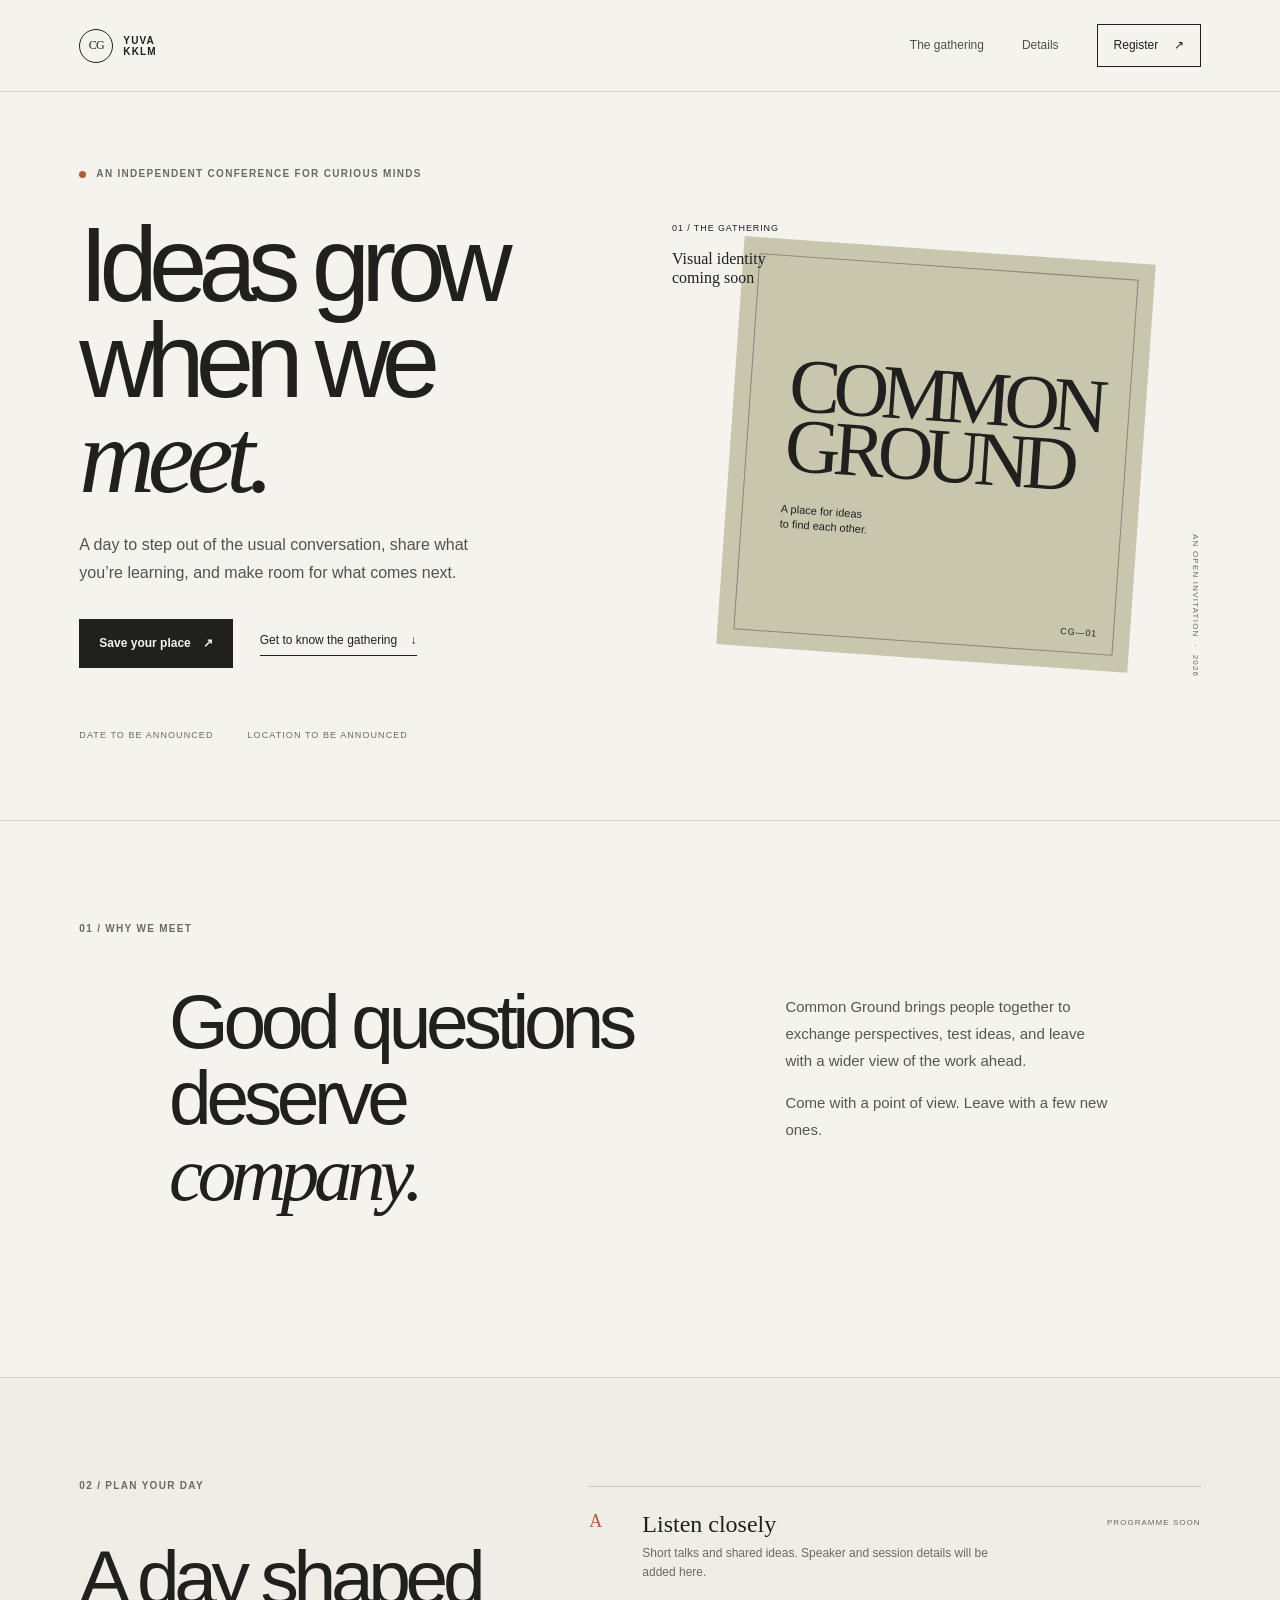
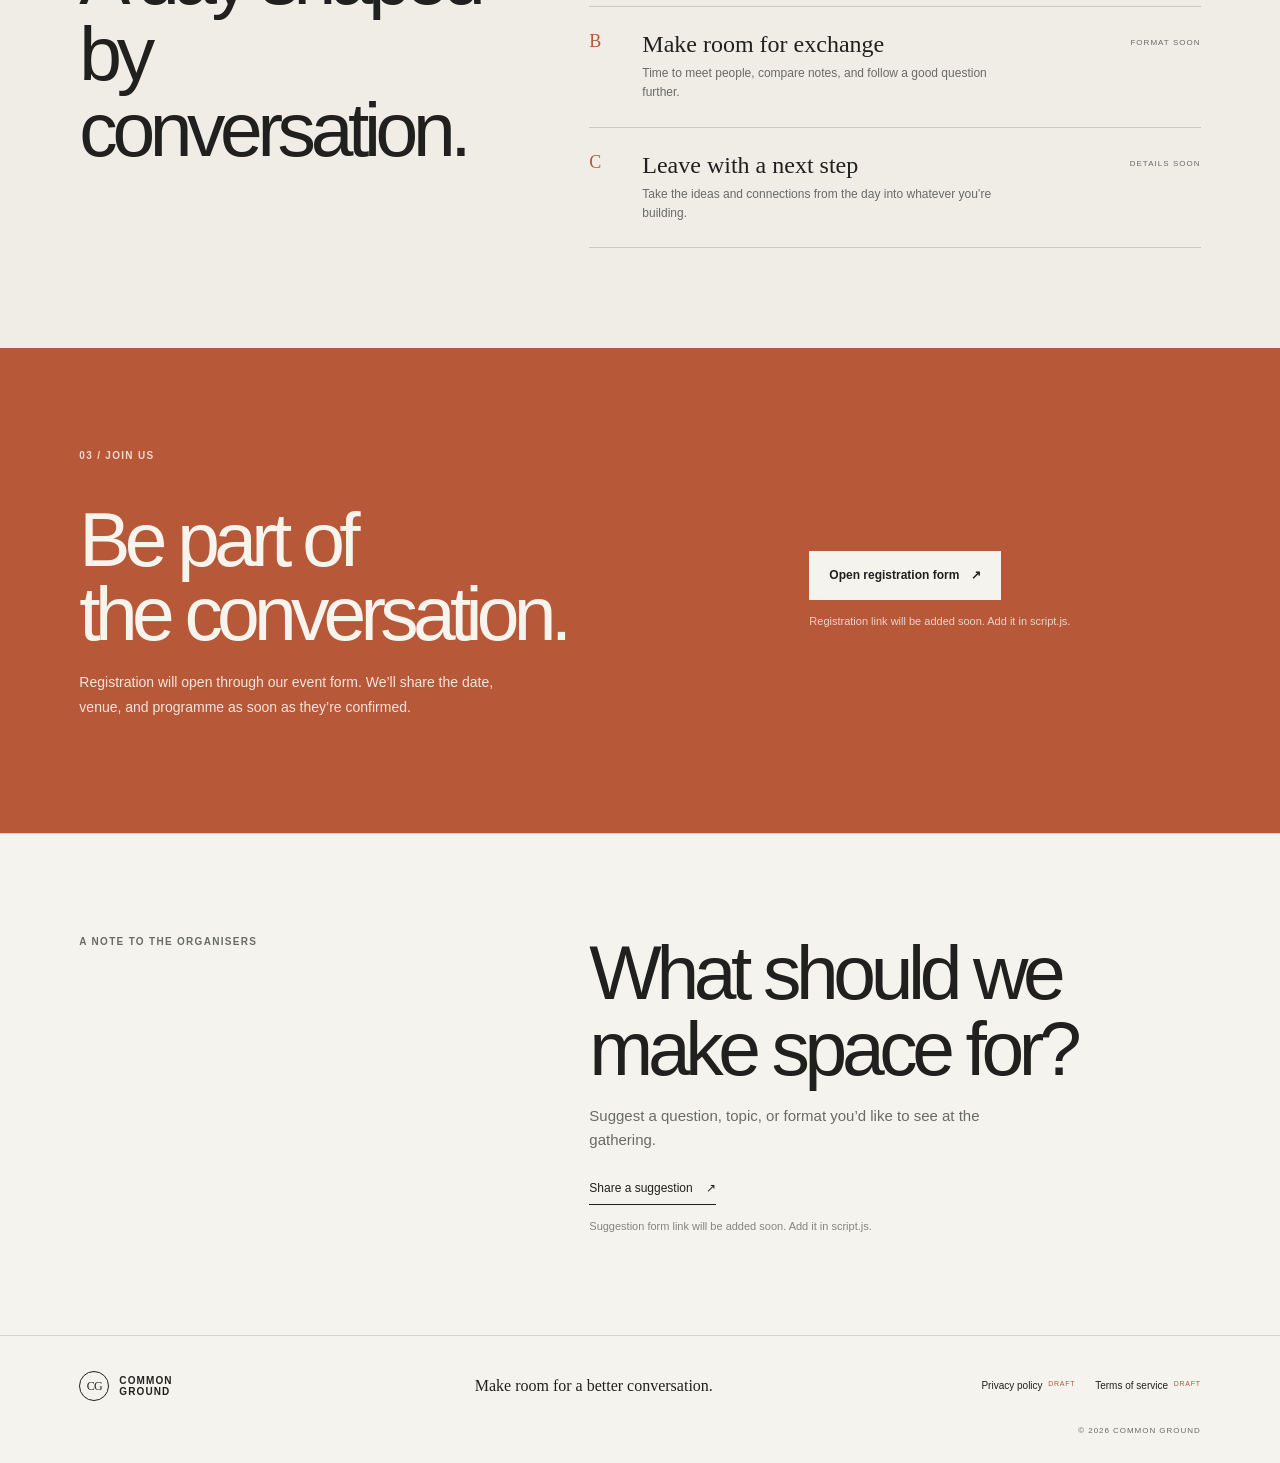
<file: index.html>
<!doctype html>
<html lang="en">
<head>
  <meta charset="utf-8">
  <meta name="viewport" content="width=device-width, initial-scale=1">
  <meta name="theme-color" content="#f5f3ee">
  <meta name="description" content="A gathering for people shaping what comes next.">
  <title>YUVA — Conference</title>
  <link rel="stylesheet" href="styles.css">
</head>
<body>
  <header class="site-header">
    <a class="wordmark" href="#top" aria-label="YUVAKKLM"><span class="mark">CG</span><span>YUVA<br>KKLM</span></a>
    <button class="menu-toggle" aria-expanded="false" aria-controls="site-nav">Menu</button>
    <nav id="site-nav" class="site-nav" aria-label="Main navigation">
      <a href="#about">The gathering</a>
      <a href="#details">Details</a>
      <a class="nav-cta" data-register href="#register">Register <span aria-hidden="true">↗</span></a>
    </nav>
  </header>

  <main id="top">
    <section class="hero" aria-labelledby="hero-title">
      <div class="hero-copy">
        <p class="eyebrow"><span class="eyebrow-dot"></span> An independent conference for curious minds</p>
        <h1 id="hero-title">Ideas grow<br>when we <em>meet.</em></h1>
        <p class="hero-intro">A day to step out of the usual conversation, share what you’re learning, and make room for what comes next.</p>
        <div class="hero-actions">
          <a class="button button-dark" data-register href="#register">Save your place <span aria-hidden="true">↗</span></a>
          <a class="text-link" href="#about">Get to know the gathering <span aria-hidden="true">↓</span></a>
        </div>
        <div class="hero-meta"><span><!-- EDIT EVENT DATE HERE -->DATE TO BE ANNOUNCED</span><span><!-- EDIT VENUE/CITY HERE -->LOCATION TO BE ANNOUNCED</span></div>
      </div>
      <div class="hero-art" aria-label="Conference theme artwork">
        <!-- IMAGE INSERTION: Put your image file in outputs/images (create the folder), then replace the art-note, art-frame, and art-side elements below with: <img class="hero-image" src="images/your-image.jpg" alt="Describe your conference artwork"> -->
        <div class="art-note"><span>01 / THE GATHERING</span><span>Visual identity<br>coming soon</span></div>
        <div class="art-frame"><div class="art-inner"><span class="art-word">COMMON<br>GROUND</span><span class="art-caption">A place for ideas<br>to find each other.</span><span class="art-index">CG—01</span></div></div>
        <span class="art-side">AN OPEN INVITATION&nbsp; · &nbsp;2026</span>
      </div>
    </section>

    <section class="intro-section" id="about">
      <p class="section-label">01 / WHY WE MEET</p>
      <div class="intro-content"><h2>Good questions<br>deserve <em>company.</em></h2><div><p><!-- EDIT THIS INTRODUCTION -->Common Ground brings people together to exchange perspectives, test ideas, and leave with a wider view of the work ahead.</p><p>Come with a point of view. Leave with a few new ones.</p></div></div>
    </section>

    <section class="details-section" id="details">
      <div class="details-heading"><p class="section-label">02 / PLAN YOUR DAY</p><h2>A day shaped<br>by conversation.</h2></div>
      <div class="details-list">
        <!-- EDIT SESSION/SPEAKER/TIMING DETAILS in these rows when confirmed. -->
        <div class="detail-row"><span class="detail-no">A</span><div><h3>Listen closely</h3><p>Short talks and shared ideas. Speaker and session details will be added here.</p></div><span class="detail-status">PROGRAMME SOON</span></div>
        <div class="detail-row"><span class="detail-no">B</span><div><h3>Make room for exchange</h3><p>Time to meet people, compare notes, and follow a good question further.</p></div><span class="detail-status">FORMAT SOON</span></div>
        <div class="detail-row"><span class="detail-no">C</span><div><h3>Leave with a next step</h3><p>Take the ideas and connections from the day into whatever you’re building.</p></div><span class="detail-status">DETAILS SOON</span></div>
      </div>
    </section>

    <section class="register-section" id="register">
      <div><p class="section-label">03 / JOIN US</p><h2>Be part of<br>the conversation.</h2><p>Registration will open through our event form. We’ll share the date, venue, and programme as soon as they’re confirmed.</p></div>
      <div class="register-action"><a class="button button-light" data-register href="#register">Open registration form <span aria-hidden="true">↗</span></a><p class="form-note" data-register-note>Registration link will be added soon. Add it in script.js.</p></div>
    </section>

    <section class="suggest-section" id="suggestions">
      <p class="section-label">A NOTE TO THE ORGANISERS</p><div><h2>What should we<br>make space for?</h2><p>Suggest a question, topic, or format you’d like to see at the gathering.</p><a class="text-link" data-suggestions href="#suggestions">Share a suggestion <span aria-hidden="true">↗</span></a><p class="form-note" data-suggestions-note>Suggestion form link will be added soon. Add it in script.js.</p></div>
    </section>
  </main>

  <footer class="site-footer">
    <a class="wordmark footer-mark" href="#top"><span class="mark">CG</span><span>COMMON<br>GROUND</span></a>
    <p>Make room for a better conversation.</p>
    <div class="footer-links"><a href="privacy.html">Privacy policy <span class="draft-tag">DRAFT</span></a><a href="terms.html">Terms of service <span class="draft-tag">DRAFT</span></a></div>
    <span class="copyright">© 2026 COMMON GROUND</span>
  </footer>
  <script src="script.js"></script>
</body>
</html>
</file>
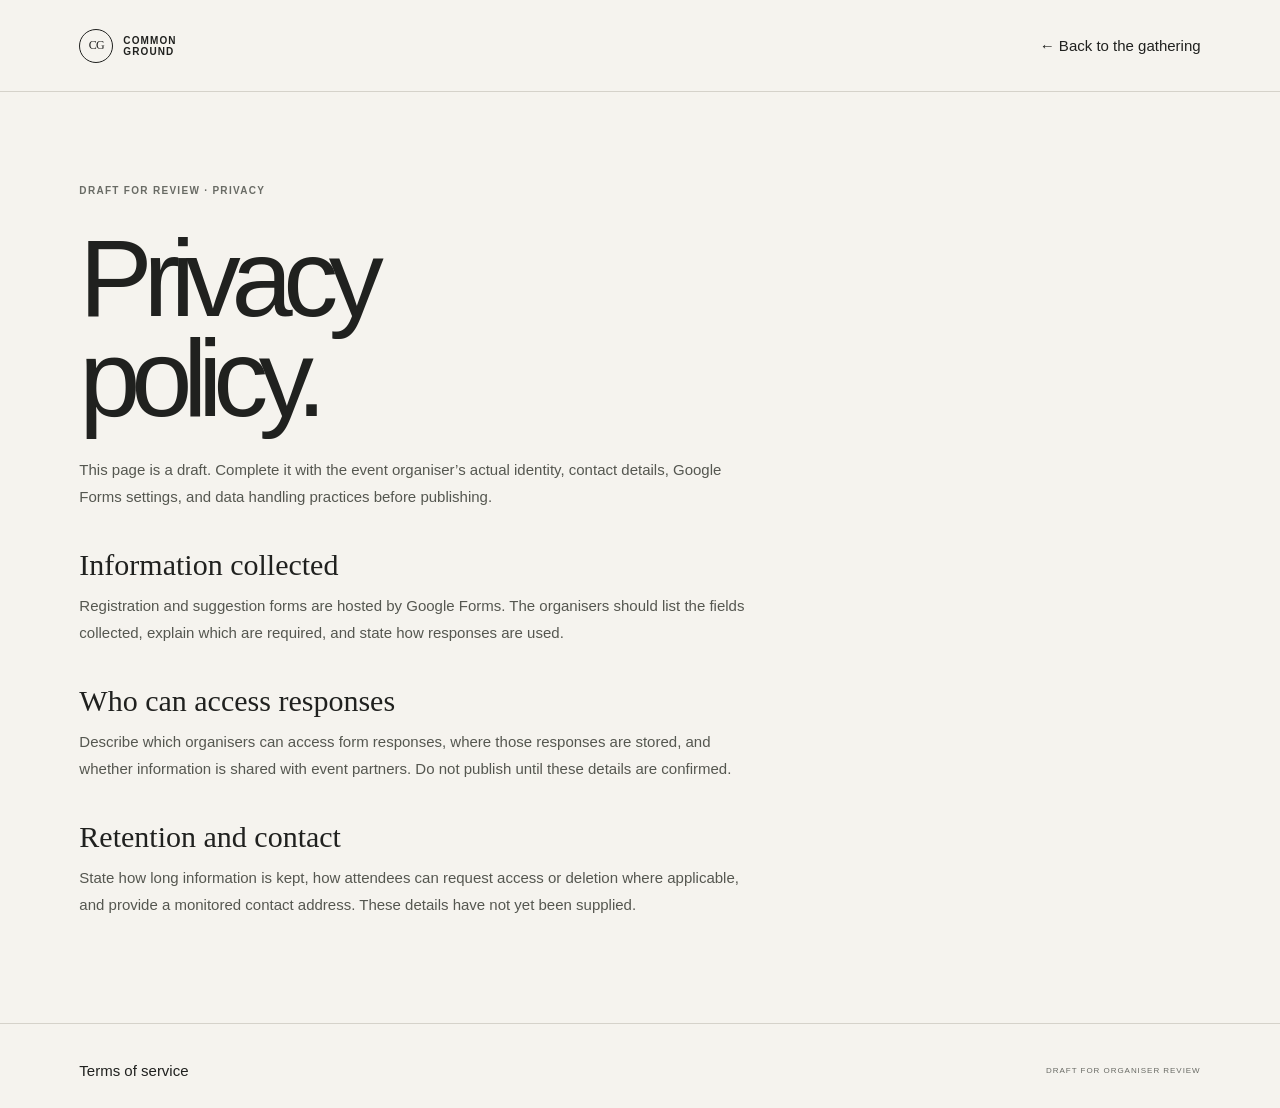
<file: privacy.html>
<!doctype html><html lang="en"><head><meta charset="utf-8"><meta name="viewport" content="width=device-width, initial-scale=1"><meta name="theme-color" content="#f5f3ee"><title>Privacy policy draft — Common Ground</title><link rel="stylesheet" href="styles.css"></head><body><header class="site-header"><a class="wordmark" href="index.html"><span class="mark">CG</span><span>COMMON<br>GROUND</span></a><a href="index.html">← Back to the gathering</a></header><main class="legal"><p class="section-label">DRAFT FOR REVIEW · PRIVACY</p><h1>Privacy<br>policy.</h1><p>This page is a draft. Complete it with the event organiser’s actual identity, contact details, Google Forms settings, and data handling practices before publishing.</p><h2>Information collected</h2><p>Registration and suggestion forms are hosted by Google Forms. The organisers should list the fields collected, explain which are required, and state how responses are used.</p><h2>Who can access responses</h2><p>Describe which organisers can access form responses, where those responses are stored, and whether information is shared with event partners. Do not publish until these details are confirmed.</p><h2>Retention and contact</h2><p>State how long information is kept, how attendees can request access or deletion where applicable, and provide a monitored contact address. These details have not yet been supplied.</p></main><footer class="site-footer"><a href="terms.html">Terms of service</a><span class="copyright">DRAFT FOR ORGANISER REVIEW</span></footer></body></html>
</file>
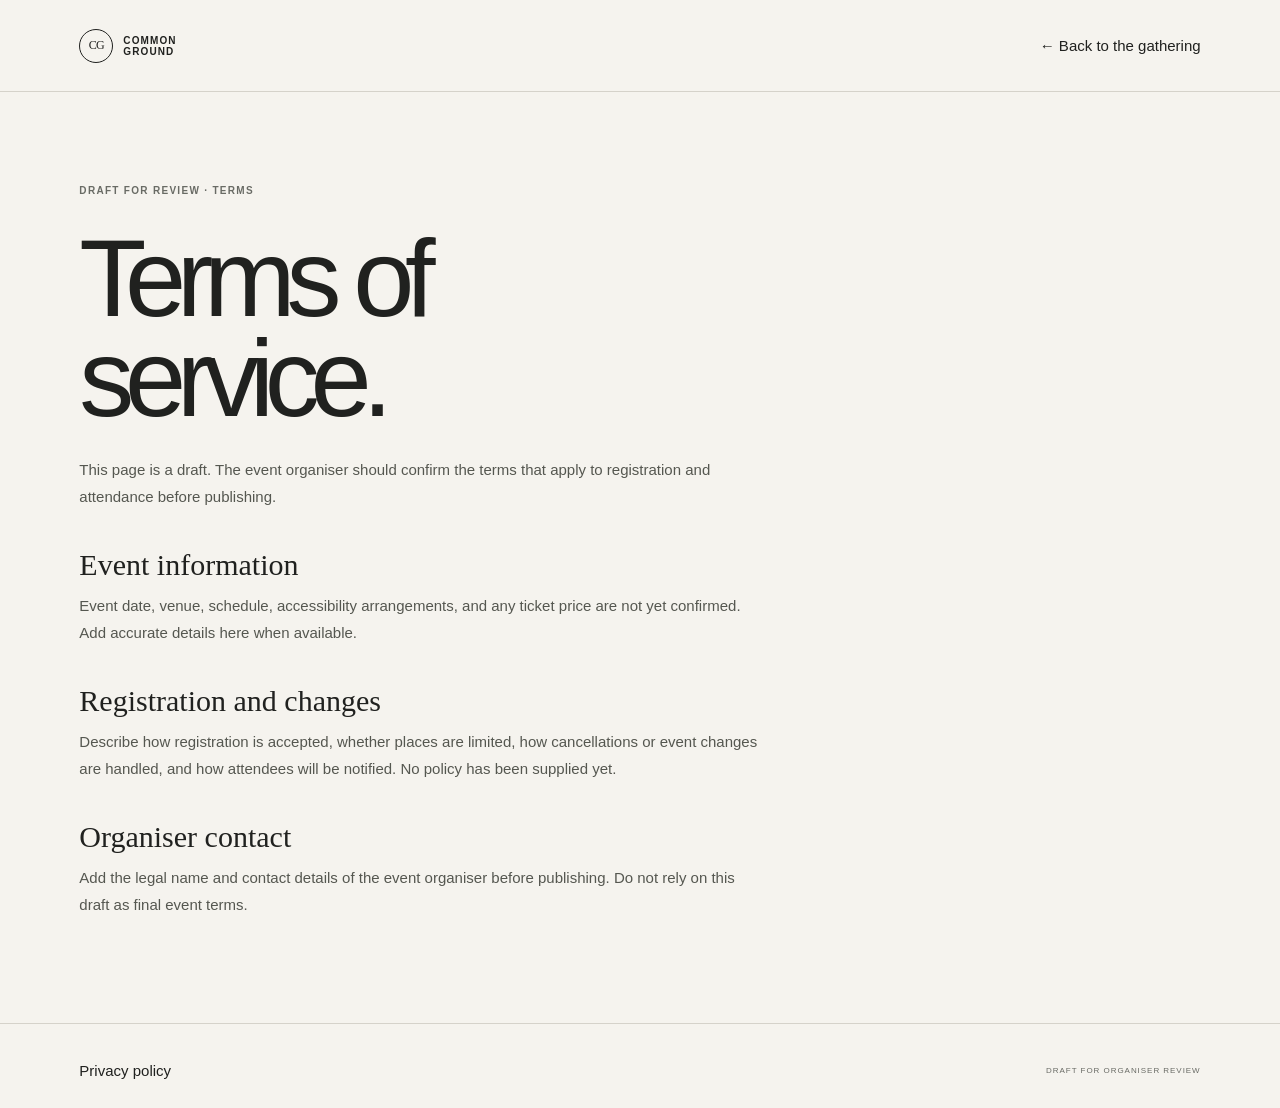
<file: terms.html>
<!doctype html><html lang="en"><head><meta charset="utf-8"><meta name="viewport" content="width=device-width, initial-scale=1"><meta name="theme-color" content="#f5f3ee"><title>Terms of service draft — Common Ground</title><link rel="stylesheet" href="styles.css"></head><body><header class="site-header"><a class="wordmark" href="index.html"><span class="mark">CG</span><span>COMMON<br>GROUND</span></a><a href="index.html">← Back to the gathering</a></header><main class="legal"><p class="section-label">DRAFT FOR REVIEW · TERMS</p><h1>Terms of<br>service.</h1><p>This page is a draft. The event organiser should confirm the terms that apply to registration and attendance before publishing.</p><h2>Event information</h2><p>Event date, venue, schedule, accessibility arrangements, and any ticket price are not yet confirmed. Add accurate details here when available.</p><h2>Registration and changes</h2><p>Describe how registration is accepted, whether places are limited, how cancellations or event changes are handled, and how attendees will be notified. No policy has been supplied yet.</p><h2>Organiser contact</h2><p>Add the legal name and contact details of the event organiser before publishing. Do not rely on this draft as final event terms.</p></main><footer class="site-footer"><a href="privacy.html">Privacy policy</a><span class="copyright">DRAFT FOR ORGANISER REVIEW</span></footer></body></html>
</file>
<file: styles.css>
:root{--paper:#f5f3ee;--ink:#20211f;--muted:#696b65;--line:#d5d2ca;--accent:#b75838;--olive:#c9c6ae;--serif:Georgia,"Times New Roman",serif;--sans:"Avenir Next",Avenir,"Segoe UI",sans-serif;--gutter:clamp(24px,6.2vw,96px)}*{box-sizing:border-box}html{scroll-behavior:smooth}body{margin:0;background:var(--paper);color:var(--ink);font-family:var(--sans);font-size:15px;line-height:1.6}a{color:inherit;text-decoration:none}a:focus-visible,button:focus-visible{outline:2px solid var(--accent);outline-offset:4px}.site-header{height:92px;padding:0 var(--gutter);display:flex;align-items:center;justify-content:space-between;border-bottom:1px solid var(--line)}.wordmark{display:flex;align-items:center;gap:10px;font-size:10px;font-weight:750;letter-spacing:.11em;line-height:1.1}.mark{display:grid;place-items:center;width:34px;height:34px;border:1px solid var(--ink);border-radius:50%;font:12px var(--serif);letter-spacing:-.06em}.site-nav{display:flex;align-items:center;gap:38px;font-size:12px}.site-nav a:not(.nav-cta){color:#4e504a}.nav-cta{padding:11px 16px;border:1px solid var(--ink)}.nav-cta span,.button span{padding-left:12px}.menu-toggle{display:none}.hero{min-height:650px;padding:74px var(--gutter) 78px;display:grid;grid-template-columns:1fr 1fr;align-items:center;gap:5vw}.hero-copy{max-width:590px}.eyebrow,.section-label{font-size:10px;font-weight:700;letter-spacing:.13em;text-transform:uppercase}.eyebrow{display:flex;align-items:center;gap:10px;color:var(--muted)}.eyebrow-dot{height:7px;width:7px;border-radius:50%;background:var(--accent)}h1,h2,h3,p{margin-top:0}h1{font-size:clamp(64px,8.2vw,118px);font-weight:500;letter-spacing:-.085em;line-height:.91;margin:35px 0 26px}h1 em,h2 em{font-family:var(--serif);font-weight:400;letter-spacing:-.07em} .hero-intro{max-width:390px;font-size:16px;line-height:1.75;color:#51534e}.hero-actions{display:flex;align-items:center;gap:27px;margin-top:32px}.button{display:inline-flex;align-items:center;justify-content:center;padding:15px 20px;font-size:12px;font-weight:650}.button-dark{background:var(--ink);color:var(--paper)}.text-link{font-size:12px;border-bottom:1px solid var(--ink);padding-bottom:5px}.text-link span{margin-left:10px}.hero-meta{display:flex;gap:34px;margin-top:60px;color:var(--muted);font-size:9px;letter-spacing:.12em}.hero-art{height:475px;max-width:570px;width:100%;justify-self:end;position:relative;display:flex;align-items:center;justify-content:center}.art-frame{width:78%;height:86%;background:var(--olive);transform:rotate(4deg);padding:16px;position:relative}.art-inner{height:100%;border:1px solid rgba(32,33,31,.38);position:relative;display:flex;flex-direction:column;justify-content:center;padding:10%}.art-word{font-family:var(--serif);font-size:clamp(42px,6vw,78px);line-height:.79;letter-spacing:-.09em}.art-caption{margin-top:25px;font-size:11px;line-height:1.4}.art-index{position:absolute;right:16px;bottom:12px;font-size:9px;letter-spacing:.1em}.art-note{position:absolute;z-index:1;top:1%;left:0;display:flex;flex-direction:column;gap:13px;font-size:9px;letter-spacing:.1em}.art-note span+span{font-family:var(--serif);font-size:16px;letter-spacing:0;line-height:1.2}.art-side{position:absolute;right:0;bottom:3%;writing-mode:vertical-rl;font-size:8px;letter-spacing:.15em;color:var(--muted)}.intro-section,.details-section,.suggest-section{padding:100px var(--gutter);border-top:1px solid var(--line)}.section-label{color:var(--muted);margin-bottom:0}.intro-content{display:grid;grid-template-columns:1.05fr .7fr;gap:10vw;margin:46px 8% 0}.intro-content h2,.details-heading h2,.suggest-section h2{font-size:clamp(44px,6vw,78px);font-weight:450;letter-spacing:-.07em;line-height:.99}.intro-content div{max-width:370px;padding-top:10px;color:#555750;line-height:1.8}.details-section{display:grid;grid-template-columns:.8fr 1.2fr;gap:8vw;background:#efede6}.details-heading h2{margin-top:45px}.details-list{padding-top:8px}.detail-row{display:grid;grid-template-columns:35px 1fr auto;gap:18px;padding:24px 0;border-top:1px solid #cbc8bf;align-items:start}.detail-row:last-child{border-bottom:1px solid #cbc8bf}.detail-no{font:18px var(--serif);color:var(--accent)}.detail-row h3{font:24px var(--serif);font-weight:400;margin:0 0 6px}.detail-row p{color:var(--muted);font-size:12px;margin:0;max-width:360px}.detail-status{font-size:8px;letter-spacing:.13em;color:var(--muted);padding-top:6px}.register-section{display:grid;grid-template-columns:1fr .65fr;gap:10vw;padding:100px var(--gutter);background:var(--accent);color:#f7f4ee}.register-section .section-label{color:#f0d9d0}.register-section h2{font-size:clamp(48px,6vw,82px);font-weight:450;letter-spacing:-.075em;line-height:.96;margin:39px 0 20px}.register-section>div:first-child>p:last-child{max-width:430px;color:#f5e5de;font-size:14px;line-height:1.75}.register-action{align-self:center}.button-light{background:var(--paper);color:var(--ink)}.form-note{font-size:11px;color:inherit;opacity:.8;margin:13px 0 0}.suggest-section{display:grid;grid-template-columns:.8fr 1.2fr;gap:8vw}.suggest-section h2{margin-bottom:18px}.suggest-section>div>p{color:var(--muted);max-width:400px}.suggest-section .text-link{display:inline-block;margin-top:12px}.suggest-section .form-note{color:var(--muted)}.site-footer{padding:35px var(--gutter) 25px;display:grid;grid-template-columns:1fr 1.3fr auto;gap:24px;align-items:center;border-top:1px solid var(--line)}.site-footer>p{font:16px var(--serif);margin:0}.footer-links{display:flex;gap:20px;font-size:10px}.draft-tag{font-size:7px;letter-spacing:.1em;color:var(--accent);vertical-align:top;margin-left:3px}.copyright{grid-column:2/4;color:var(--muted);font-size:8px;letter-spacing:.12em;justify-self:end}.footer-mark .mark{width:30px;height:30px}@media(max-width:760px){.site-header{height:72px}.menu-toggle{display:block;border:0;background:none;font:inherit;font-size:12px;padding:10px}.site-nav{display:none;position:absolute;top:71px;left:0;right:0;background:var(--paper);padding:20px var(--gutter);z-index:5;border-bottom:1px solid var(--line);flex-direction:column;align-items:stretch;gap:18px}.site-nav.is-open{display:flex}.nav-cta{text-align:center}.hero{padding-top:55px;grid-template-columns:1fr;gap:30px}.hero-art{height:350px;justify-self:center;max-width:500px}.art-frame{width:75%;height:82%}.art-word{font-size:clamp(48px,12vw,72px)}.hero-meta{margin-top:39px;flex-wrap:wrap;gap:12px 24px}.intro-section,.details-section,.suggest-section{padding-top:68px;padding-bottom:68px}.intro-content{grid-template-columns:1fr;gap:8px;margin:35px 0 0}.intro-content h2,.details-heading h2,.suggest-section h2{font-size:clamp(44px,12vw,68px)}.details-section,.suggest-section{grid-template-columns:1fr;gap:28px}.details-heading h2{margin-top:30px}.detail-row{grid-template-columns:25px 1fr;gap:12px}.detail-status{grid-column:2}.register-section{grid-template-columns:1fr;gap:24px;padding-top:68px;padding-bottom:68px}.register-section h2{font-size:clamp(50px,13vw,74px);margin-top:30px}.site-footer{grid-template-columns:1fr 1fr;gap:18px}.site-footer>p{grid-column:1/3}.footer-links{grid-column:1/3;flex-wrap:wrap}.copyright{grid-column:1/3;justify-self:start}}@media(prefers-reduced-motion:reduce){html{scroll-behavior:auto}*,*::before,*::after{animation-duration:.01ms!important;transition-duration:.01ms!important}}
.legal{max-width:900px;min-height:70vh;padding:90px var(--gutter)}.legal h1{font-size:clamp(58px,9vw,110px);margin:28px 0}.legal h2{font:30px var(--serif);font-weight:400;margin:38px 0 10px}.legal p{max-width:680px;color:#555750;line-height:1.8}.legal .section-label{font-size:10px;color:var(--muted)}[aria-disabled="true"]{cursor:not-allowed;opacity:.72}
</file>
